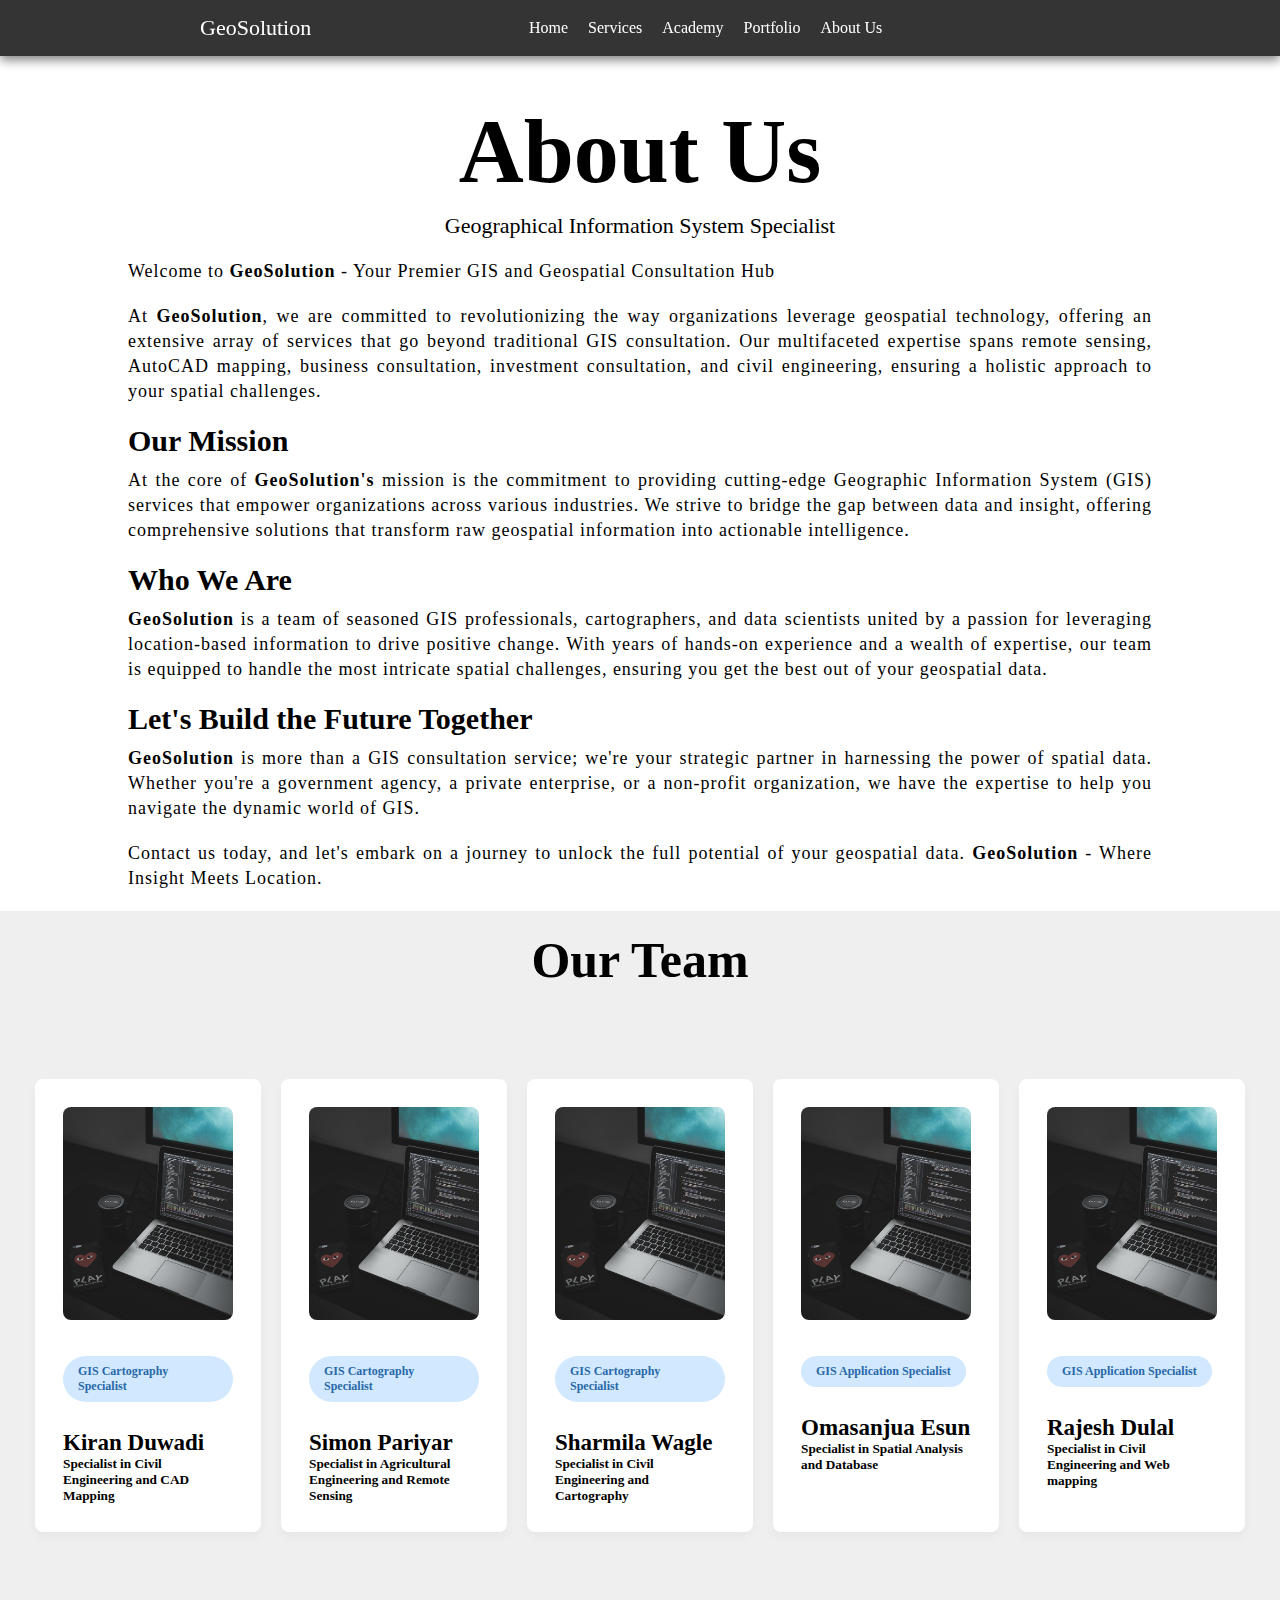
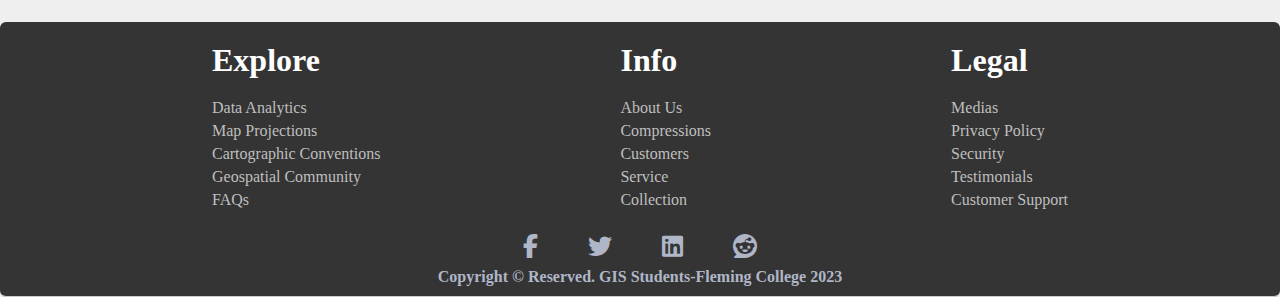
<file: html/aboutus.html>
<!DOCTYPE html>
<html lang="en">
<head>
    <meta charset="UTF-8">
    <meta name="viewport" content="width=device-width, initial-scale=1.0">
    <title>AboutUs</title>
    <!-- Font Awesome Icons -->
    <link rel="stylesheet" href="https://cdnjs.cloudflare.com/ajax/libs/font-awesome/6.4.2/css/all.min.css">
    <link rel="stylesheet" href="https://unicons.iconscout.com/release/v4.0.0/css/line.css" />
    
    <!-- Custom CSS -->
    <link rel="stylesheet" href="../style.css">
    
    <!-- JavaScript -->
    <script src="../script.js" defer></script>
</head>
<body>
    <!--Rajesh Code starts-->
    <nav class="nav">
        <i class="uil uil-bars navOpenBtn"></i>
        <a href="../index.html" class="logo">GeoSolution</a>

        <ul class="nav-links">
            <li><i class="uil uil-times navCloseBtn"></i></li>
            <li><a href="../index.html">Home</a></li>
            <li><a href="services.html">Services</a></li>
            <li><a href="academy.html">Academy</a></li>
            <li><a href="portfolio.html">Portfolio</a></li>
            <li><a href="#">About Us</a></li>
        </ul>
        <i class="uil uil-search search-icon" id="searchIcon"></i>
        <div class="search-box">
            <i class="uil uil-search search-icon"></i>
            <input type="text" placeholder="Search here..." />
        </div>
    </nav>

    <!--Rajesh Code ends-->
    <!--Kiran Code starts-->
    <div class="about-us">
        <div class="about">
            <div class="text">
                <h2>About Us</h2>
                <h5>Geographical Information System Specialist</h5>
                <p>Welcome to <strong>GeoSolution</strong> - Your Premier GIS and Geospatial Consultation Hub
                </p>
                <p>
                    At <strong>GeoSolution</strong>, we are committed to revolutionizing the way organizations leverage geospatial technology, offering an extensive array of services that go beyond traditional GIS consultation. Our multifaceted expertise spans remote sensing, AutoCAD mapping, business consultation, investment consultation, and civil engineering, ensuring a holistic approach to your spatial challenges.
                </p>
                <h3>
                    Our Mission
                </h3>
                <p>
                    At the core of <strong>GeoSolution's</strong> mission is the commitment to providing cutting-edge Geographic Information System (GIS) services that empower organizations across various industries. We strive to bridge the gap between data and insight, offering comprehensive solutions that transform raw geospatial information into actionable intelligence.
                </p>
                <h3>
                    Who We Are
                </h3>
                <p>
                    <strong>GeoSolution</strong> is a team of seasoned GIS professionals, cartographers, and data scientists united by a passion for leveraging location-based information to drive positive change. With years of hands-on experience and a wealth of expertise, our team is equipped to handle the most intricate spatial challenges, ensuring you get the best out of your geospatial data.
                </p>
                <h3>
                    Let's Build the Future Together
                </h3>
                <p>
                    <strong>GeoSolution</strong> is more than a GIS consultation service; we're your strategic partner in harnessing the power of spatial data. Whether you're a government agency, a private enterprise, or a non-profit organization, we have the expertise to help you navigate the dynamic world of GIS.
                </p>
                <p>
                    Contact us today, and let's embark on a journey to unlock the full potential of your geospatial data. <strong>GeoSolution</strong> - Where Insight Meets Location.
                </p>
            </div>
        </div>
    </div>
    <div class="team-member">
        <h2>Our Team</h2>
    </div>
    <div class="myteam">
        <a href="https://www.linkedin.com/feed/" class="team-item">
            <img src="../media/developer.jpg" alt="Card Image">
            <span class="designer">GIS Cartography Specialist</span>
            <h3>Kiran Duwadi</h3>
            <div class="speciality">
                <h5>Specialist in Civil Engineering and CAD Mapping</h5>
            </div>
        </a>
  
        <a href="https://www.linkedin.com/feed/" class="team-item">
            <img src="../media/developer.jpg" alt="Card Image">
            <span class="designer">GIS Cartography Specialist</span>
            <h3>Simon Pariyar</h3>
            <div class="speciality">
                <h5>Specialist in Agricultural Engineering and Remote Sensing</h5>
            </div>
        </a>
  
        <a href="https://www.linkedin.com/feed/" class="team-item">
            <img src="../media/developer.jpg" alt="Card Image">
            <span class="designer">GIS Cartography Specialist</span>
            <h3>Sharmila Wagle</h3>
            <div class="speciality">
                <h5>Specialist in Civil Engineering and Cartography</h5>
            </div>
        </a>
  
        <a href="https://www.linkedin.com/feed/" class="team-item">
            <img src="../media/developer.jpg" alt="Card Image">
            <span class="designer">GIS Application Specialist</span>
            <h3>Omasanjua Esun</h3>
            <div class="speciality">
                <h5>Specialist in Spatial Analysis and Database</h5>
            </div>
        </a>
  
        <a href="https://www.linkedin.com/feed/" class="team-item">
            <img src="../media/developer.jpg" alt="Card Image">
            <span class="designer">GIS Application Specialist</span>
            <h3>Rajesh Dulal</h3>
            <div class="speciality">
                <h5>Specialist in Civil Engineering and Web mapping</h5>
            </div>
        </a>  
    </div>
    <!--Kiran Code ends-->

    <!--Kiran Code starts-->
    <!-- source: https://www.projectsfurniture.com/ trying to recreate like this-->
    <section class="footer">
        <div class="footer-row">
            <!-- Footer Column 1 -->
            <div class="footer-col">
              <h4>Explore</h4>
              <ul class="links">
                <li><a href="#">Data Analytics</a></li>
                <li><a href="#">Map Projections</a></li>
                <li><a href="#">Cartographic Conventions</a></li>
                <li><a href="#">Geospatial Community</a></li>
                <li><a href="#">FAQs</a></li>
              </ul>
            </div>
    
            <!-- Footer Column 2  -->
            <div class="footer-col">
              <h4>Info</h4>
              <ul class="links">
                <li><a href="#">About Us</a></li>
                <li><a href="#">Compressions</a></li>
                <li><a href="#">Customers</a></li>
                <li><a href="services.html">Service</a></li>
                <li><a href="#">Collection</a></li>
              </ul>
            </div>
    
            <!-- Footer Column 3  -->
            <div class="footer-col">
              <h4>Legal</h4>
              <ul class="links">
                <li><a href="#">Medias</a></li>
                <li><a href="#">Privacy Policy</a></li>
                <li><a href="#">Security</a></li>
                <li><a href="#">Testimonials</a></li>
                <li><a href="#">Customer Support</a></li>
              </ul>
            </div>
        </div>
    
        <!-- icon list -->
        <!-- source for the icon: https://fontawesome.com/icons/categories/coding-->
        <div class="footer-icons">        
            <div class="icons">
                <i class="fa-brands fa-facebook-f"></i>
                <i class="fa-brands fa-twitter"></i>
                <i class="fa-brands fa-linkedin"></i>
                <i class="fa-brands fa-reddit"></i>
            </div>
            <h4>
                Copyright &copy; Reserved. GIS Students-Fleming College 2023
            </h4>
        </div>   
    </section>
    <!--Kiran Code ends-->

</body>
</html>
</file>
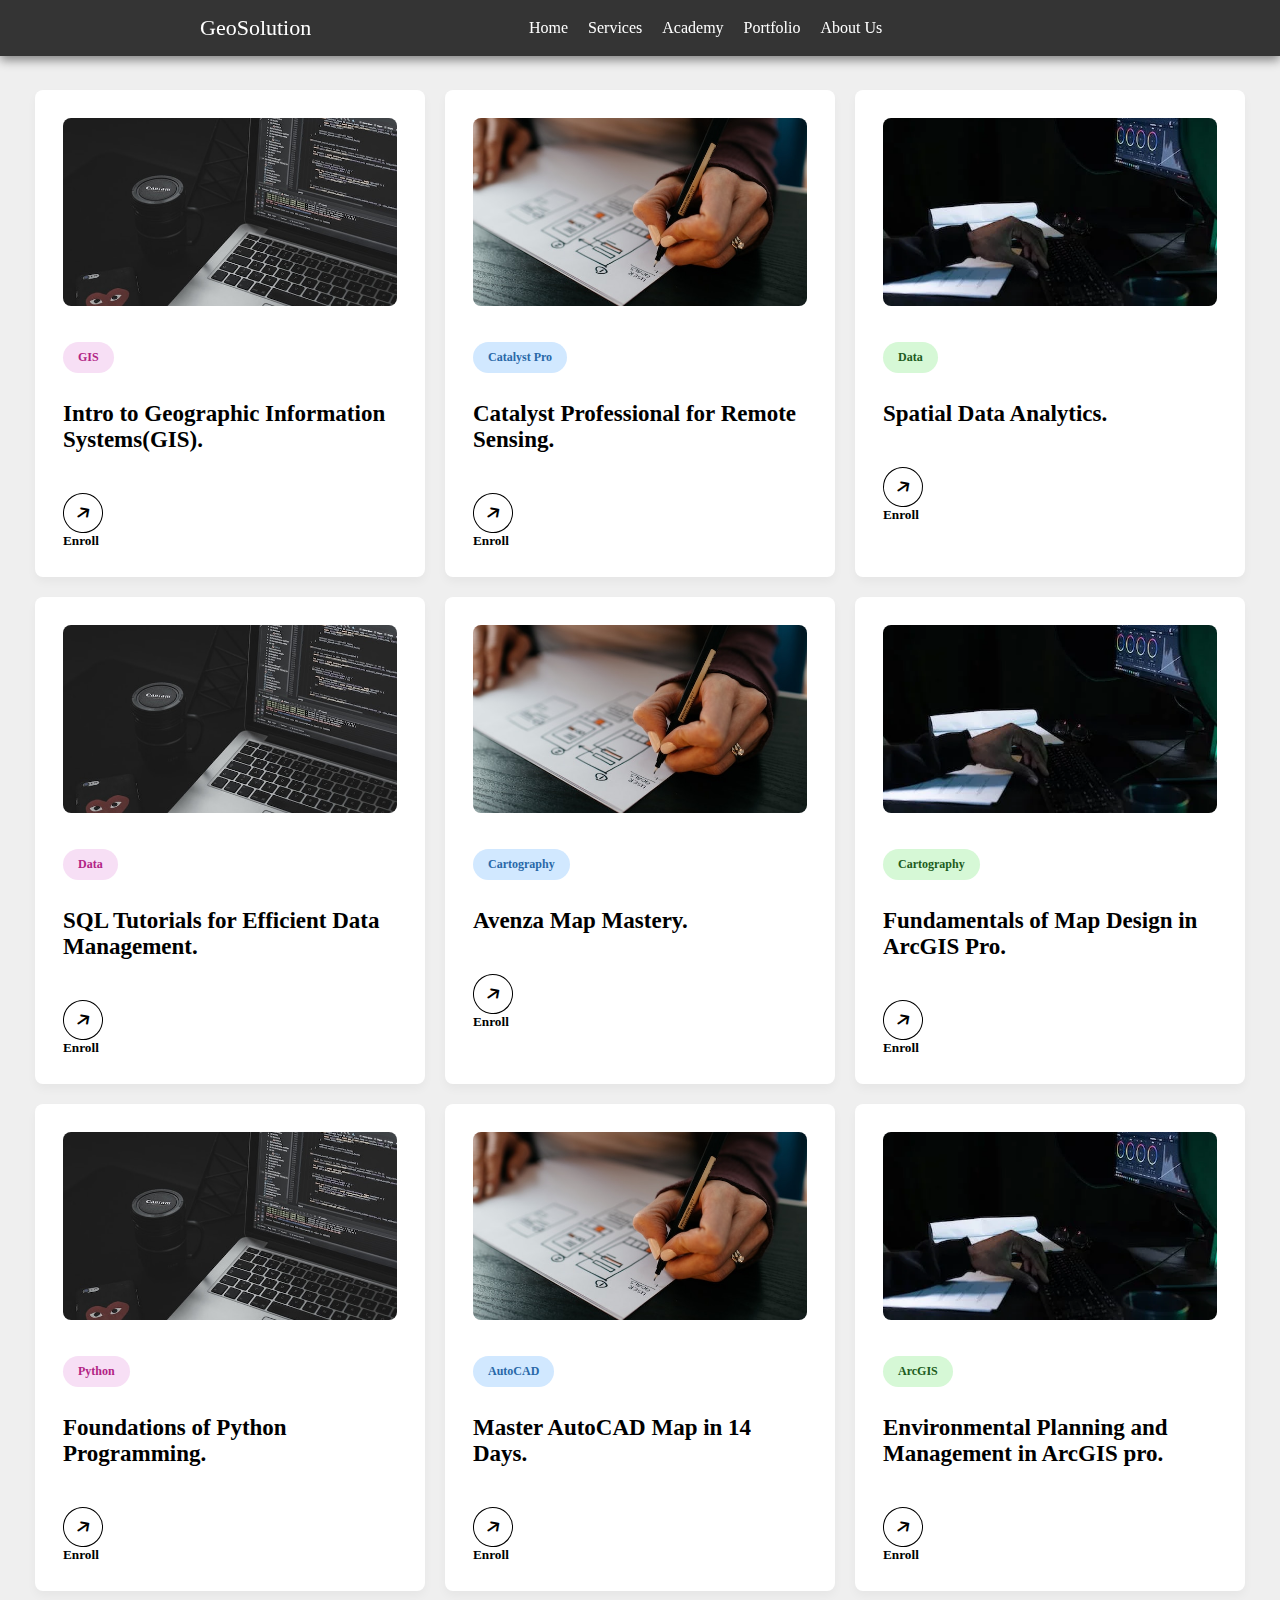
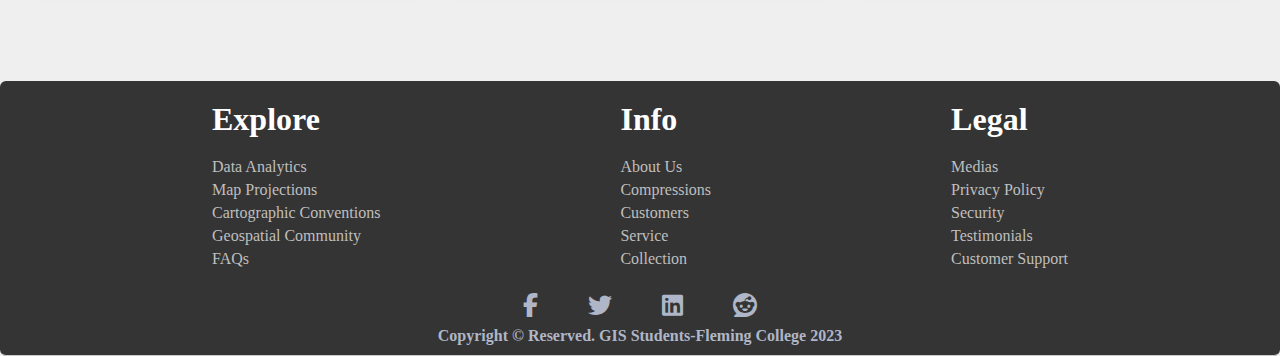
<file: html/academy.html>
<!DOCTYPE html>
<html lang="en">
<head>
    <meta charset="UTF-8">
    <meta name="viewport" content="width=device-width, initial-scale=1.0">
    <title>GeoAcademy</title>
    <!-- Font Awesome Icons -->
    <link rel="stylesheet" href="https://cdnjs.cloudflare.com/ajax/libs/font-awesome/6.4.2/css/all.min.css">
    <link rel="stylesheet" href="https://unicons.iconscout.com/release/v4.0.0/css/line.css" />
    
    <!-- Custom CSS -->
    <link rel="stylesheet" href="../style.css">
    
    <!-- JavaScript -->
    <script src="../script.js" defer></script>
</head>
<body>
    <!-- Navigation -->
    <nav class="nav">
        <i class="uil uil-bars navOpenBtn"></i>
        <a href="../index.html" class="logo">GeoSolution</a>

        <ul class="nav-links">
            <li><i class="uil uil-times navCloseBtn"></i></li>
            <li><a href="../index.html">Home</a></li>
            <li><a href="../html/services.html">Services</a></li>
            <li><a href="academy.html">Academy</a></li>
            <li><a href="../html/portfolio.html">Portfolio</a></li>
            <li><a href="../html/aboutus.html">About Us</a></li>
        </ul>
        <i class="uil uil-search search-icon" id="searchIcon"></i>
        <div class="search-box">
            <i class="uil uil-search search-icon"></i>
            <input type="text" placeholder="Search here..." />
        </div>
    </nav>

    <!-- Card Items -->
    <div class="card-list">
        <!-- Card 1 -->
        <a href="#" class="card-item">
            <img src="../media/developer.jpg" alt="Card Image">
            <span class="developer">GIS</span>
            <h3>Intro to Geographic Information Systems(GIS).</h3>
            <div class="arrow-text">
                <div class="arrow">
                    <i class="fas fa-arrow-right card-icon"></i>
                </div>
                <h5 class="register">Enroll</h5>
            </div>
        </a>
        <!-- Card 2 -->
        <a href="#" class="card-item">
            <img src="../media/designer.jpg" alt="Card Image">
            <span class="designer">Catalyst Pro</span>
            <h3>Catalyst Professional for Remote Sensing.</h3>
            <div class="arrow-text">
                <div class="arrow">
                    <i class="fas fa-arrow-right card-icon"></i>
                </div>
                <h5 class="register">Enroll</h5>
            </div>
        </a>
        <!-- Card 3 -->
        <a href="https://youtube.com" target= "blank" class="card-item">
            <img src="../media/editor.jpg" alt="Card Image">
            <span class="editor">Data</span>
            <h3>Spatial Data Analytics.</h3>
            <div class="arrow-text">
                <div class="arrow">
                    <i class="fas fa-arrow-right card-icon"></i>
                </div>
                <h5 class="register">Enroll</h5>
            </div>
        </a>
        <!-- Card 4 -->
        <a href="#" class="card-item">
            <img src="../media/developer.jpg" alt="Card Image">
            <span class="developer">Data</span>
            <h3>SQL Tutorials for Efficient Data Management.</h3>
            <div class="arrow-text">
                <div class="arrow">
                    <i class="fas fa-arrow-right card-icon"></i>
                </div>
                <h5 class="register">Enroll</h5>
            </div>
        </a>
        <!-- Card 5 -->
        <a href="#" class="card-item">
            <img src="../media/designer.jpg" alt="Card Image">
            <span class="designer">Cartography</span>
            <h3>Avenza Map Mastery.</h3>
            <div class="arrow-text">
                <div class="arrow">
                    <i class="fas fa-arrow-right card-icon"></i>
                </div>
                <h5 class="register">Enroll</h5>
            </div>
        </a>
        <!-- Card 6 -->
        <a href="https://youtube.com" target= "blank" class="card-item">
            <img src="../media/editor.jpg" alt="Card Image">
            <span class="editor">Cartography</span>
            <h3>Fundamentals of Map Design in ArcGIS Pro.</h3>
            <div class="arrow-text">
                <div class="arrow">
                    <i class="fas fa-arrow-right card-icon"></i>
                </div>
                <h5 class="register">Enroll</h5>
            </div>
        </a>
        <!-- Card 7 -->
        <a href="#" class="card-item">
            <img src="../media/developer.jpg" alt="Card Image">
            <span class="developer">Python</span>
            <h3>Foundations of Python Programming.</h3>
            <div class="arrow-text">
                <div class="arrow">
                    <i class="fas fa-arrow-right card-icon"></i>
                </div>
                <h5 class="register">Enroll</h5>
            </div>
        </a>
        <!-- Card 8 -->
        <a href="#" class="card-item">
            <img src="../media/designer.jpg" alt="Card Image">
            <span class="designer">AutoCAD</span>
            <h3>Master AutoCAD Map in 14 Days.</h3>
            <div class="arrow-text">
                <div class="arrow">
                    <i class="fas fa-arrow-right card-icon"></i>
                </div>
                <h5 class="register">Enroll</h5>
            </div>
        </a>
        <!-- Card 9 -->
        <a href="https://youtube.com" target= "blank" class="card-item">
            <img src="../media/editor.jpg" alt="Card Image">
            <span class="editor">ArcGIS</span>
            <h3>Environmental Planning and Management in ArcGIS pro.</h3>
            <div class="arrow-text">
                <div class="arrow">
                    <i class="fas fa-arrow-right card-icon"></i>
                </div>
                <h5 class="register">Enroll</h5>
            </div>
        </a>
    </div>
    <!--Kiran Code starts-->
    <!-- source: https://www.projectsfurniture.com/ trying to recreate like this-->
    <section class="footer">
        <div class="footer-row">
            <!-- Footer Column 1 -->
            <div class="footer-col">
              <h4>Explore</h4>
              <ul class="links">
                <li><a href="#">Data Analytics</a></li>
                <li><a href="#">Map Projections</a></li>
                <li><a href="#">Cartographic Conventions</a></li>
                <li><a href="#">Geospatial Community</a></li>
                <li><a href="#">FAQs</a></li>
              </ul>
            </div>
    
            <!-- Footer Column 2  -->
            <div class="footer-col">
              <h4>Info</h4>
              <ul class="links">
                <li><a href="aboutus.html">About Us</a></li>
                <li><a href="#">Compressions</a></li>
                <li><a href="#">Customers</a></li>
                <li><a href="services.html">Service</a></li>
                <li><a href="#">Collection</a></li>
              </ul>
            </div>
    
            <!-- Footer Column 3  -->
            <div class="footer-col">
              <h4>Legal</h4>
              <ul class="links">
                <li><a href="#">Medias</a></li>
                <li><a href="#">Privacy Policy</a></li>
                <li><a href="#">Security</a></li>
                <li><a href="#">Testimonials</a></li>
                <li><a href="#">Customer Support</a></li>
              </ul>
            </div>
        </div>
    
        <!-- icon list -->
        <!-- source for the icon: https://fontawesome.com/icons/categories/coding-->
        <div class="footer-icons">        
            <div class="icons">
                <i class="fa-brands fa-facebook-f"></i>
                <i class="fa-brands fa-twitter"></i>
                <i class="fa-brands fa-linkedin"></i>
                <i class="fa-brands fa-reddit"></i>
            </div>
            <h4>
                Copyright &copy; Reserved. GIS Students-Fleming College 2023
            </h4>
        </div>   
    </section>
    <!--Kiran Code ends-->
</body>
</html>
</file>
<file: style.css>
/* Google Fonts - Poppins */
@import url('https://fonts.googleapis.com/css2?family=Poppins:wght@300;400;500;600&display=swap');

/* Main CSS */
*{
  padding:0%;
  margin:0%;
  box-sizing: border-box;
}
/*style of whole body*/
body{
  min-height: 100vh;
  display: block;
  align-items: center;
  justify-content: center; /* content is alligned to center*/
  background-color: #EFEFEF;
}
.nav {
  position: fixed; /*position of navigation bar is fixed */
  top: 0;
  left: 0;
  width: 100%;
  padding: 15px 200px;
  background: #343434;
  box-shadow: 0 4px 10px gray;
  z-index: 1;
}

/*styling of nav-limks of nav class*/
.nav,
.nav .nav-links {
  display: flex;
  align-items: center;
}
.nav {
  justify-content: space-between;
}
a {
  color: #fff;
  text-decoration: none;
}

/*styling of logo class inside of nav class*/
.nav .logo {
  font-size: 22px;
  font-weight: 500;
}

/*styling of nav-links class inside of nav class*/
.nav .nav-links {
  column-gap: 20px;
  list-style: none;
}

/*styling of a attributes nav-links class inside of nav class*/
.nav .nav-links a {
  transition: all 0.2s linear;
}
.nav.openSearch .nav-links a {
  opacity: 0;
  pointer-events: none;
}

/*styling of search-icon class inside of nav class*/
.nav .search-icon {
  color: #fff;
  font-size: 20px;
  cursor: pointer;
}

/*styling of search-box class inside of nav class*/
.nav .search-box {
  position: absolute;
  right: 250px;
  height: 45px;
  max-width: 555px;
  width: 100%;
  opacity: 0;
  pointer-events: none;
  transition: all 0.2s linear;
}
.nav.openSearch .search-box {
  opacity: 1;
  pointer-events: auto;
}
.search-box .search-icon {
  position: absolute;
  left: 15px;
  top: 50%;
  left: 15px;
  color: #343434;
  transform: translateY(-50%);
}
.search-box input {
  height: 100%;
  width: 100%;
  border: none;
  outline: none;
  border-radius: 6px;
  background-color: #fff;
  padding: 0 15px 0 45px;
}

.nav .navOpenBtn,
.nav .navCloseBtn {
  display: none;
}

.nav .user-icon{
  font-weight: 10;
}

/* responsive */
@media screen and (max-width: 1160px) {
  .nav {
    padding: 15px 100px;
  }
  .nav .search-box {
    right: 150px;
  }
}

/* responsive */
@media screen and (max-width: 950px) {
  .nav {
    padding: 15px 50px;
  }
  .nav .search-box {
    right: 100px;
    max-width: 400px;
  }
}

/* responsive */
@media screen and (max-width: 768px) {
  .nav .navOpenBtn,
  .nav .navCloseBtn {
    display: block;
  }
  .nav {
    padding: 15px 20px;
  }
  .nav .nav-links {
    position: fixed;
    top: 0;
    left: -100%;
    height: 100%;
    max-width: 280px;
    width: 100%;
    padding-top: 100px;
    row-gap: 30px;
    flex-direction: column;
    background-color: #11101d;
    box-shadow: 0 2px 10px rgba(0, 0, 0, 0.1);
    transition: all 0.4s ease;
    z-index: 100;
  }
  .nav.openNav .nav-links {
    left: 0;
  }
  .nav .navOpenBtn {
    color: #fff;
    font-size: 20px;
    cursor: pointer;
  }
  .nav .navCloseBtn {
    position: absolute;
    top: 20px;
    right: 20px;
    color: #fff;
    font-size: 20px;
    cursor: pointer;
  }
  .nav .search-box {
    top: calc(100% + 10px);
    max-width: calc(100% - 20px);
    right: 50%;
    transform: translateX(50%);
    box-shadow: 0 2px 10px rgba(0, 0, 0, 0.1);
  }
}

/* ___Services Designed By Omasanjuwa___ */
/* Using a flex box property to display the images in rows */
/* Idea gotten and modified from GreatStack and Mr. Web Designer's Youtube channels. */
.serv{
  padding-top: 100px;
}

.servrow{
  display: flex;
  flex-wrap: wrap;  /*--Allows content shift to page bottom--*/
  padding: 30px;
  margin-top: 2%;
  justify-content: space-between;
}

/*stlying h1 of serv class*/
.serv h1{
  text-align: center;
  padding-bottom: 20px;
  font-size: 50px;
  font-weight: bolder;
}

/*stlyinh p within serv class*/
.serv p{
  text-align: justify;
  line-height: 20px;
  width: 80%;
  padding-left: 20%;
}

/*stlyinh servcol*/
.servcol{
  flex-basis: calc(30% - 20px);  /* Adjusted to fit content and allow proper breaking */
  border-radius: 30px;
  max-width: 366px;
  max-height: 350px;
  margin-bottom: 30px;
  position: relative;
  overflow: hidden;
}

/*stlying img of servcol class*/
.servcol img{
  width: 100%;
  height: 100%;
  display: block;
}

/*stlying layer class*/
.layer{
  height:100%;
  width: 100%;
  position: absolute;
  top: 0%;
  left: 0;
  text-align: center; 
  transition: 0.5s;
}

.layer:hover{
  color: rgb(65, 65, 65);
  background-color:rgba(49, 86, 121, 0.7); 
  transform: scale(1.02);
  letter-spacing: 0.2em;
}

/*stlyinh h2 within layer class*/
.layer h2{
  width: 100%;
  color: white;
  font-size: 30px;
  font-weight: 400;
  bottom: 0;
  left: 50%;
  position: absolute;
  transform: translateX(-50%);
  opacity: 0;
  transition: 0.5s;
}

.layer:hover h2{
  bottom: 50%;
  opacity: 1;
}


.layer a{
  text-decoration: none;
  width: 100%;
  color: white;
  font-weight: 400;
  bottom: 0;
  left: 50%;
  position: absolute;
  transform: translateX(-50%);
  opacity: 0;
  transition: 0.5s;
}


.layer:hover a{
  bottom: 30%;
  opacity: 1;
  letter-spacing: 0em;
  background-color: #343434;
  border: 1px solid white;
  width: 30%;
  padding: 0.5%;
  box-shadow: rgba(0, 0, 0, 0.25) 0px 14px 28px, rgba(0, 0, 0, 0.22) 0px 10px 10px;
}

/* ----responsive sections for services. Got the idea from Mr. Web Designer's Youtube channel---- */
@media screen and (max-width: 768px){
  .servrow{
      flex-direction: column;

  }

  .servrow1{
    flex-direction: column;
  }
}

/* ---Design for each page about a service we offer--- */
.contentholder h1{
  margin-top: 3.5%;
  text-transform: capitalize;
  text-align: center;
  font-size: 30px;
  font-weight: 300;
  background-color: #343434;
  color: white;
  padding: 1%;
}

.contentholder P{
  padding: 2%;
  width: 100%;
  text-align: justify;
}

.steps{
  text-align: center;
  font-size: 20px;
  color: white;
  background-color: #343434;
  padding: 1%;
  letter-spacing: 0.1em;
}

.contentholder .servcol1{
  border-radius: 2%;
  padding: 2%;
  text-align: center;
  box-shadow: rgba(0, 0, 0, 0.35) 0px 5px 15px;
  width: 400px;
}

.contentholder .servcol h2{
  background-color: #343434;
  color: white;
}

.servrow1{
  display: flex;
  flex-wrap: wrap;  /*--Allows content shift to page bottom--*/
  padding: 30px;
  margin-top: 2%;
  justify-content: space-between;
}

.servcol1{
  flex-basis: calc(30% - 20px);  /* Adjusted to fit content and allow proper breaking */
  border-radius: 30px;
  margin-bottom: 30px;
  position: relative;
  overflow: hidden;
}


@media screen and (max-width: 768px){
  .contentholder h1{
    margin-top: 12.5%;
    
  }

}
/* ---Omasanjuwa's designs end here--- */




/* Academy CSS */
/* Please don't edit my code. */
/* Body Content */
.card-list {
  display: grid;
  grid-template-columns: repeat(auto-fill, minmax(300px, 1fr));
  max-width: 1250px;
  margin: 70px auto;
  padding: 20px;
  gap: 20px;
}

.card-list .card-item {           /* Styling card-item class */
  background: #fff;
  padding: 26px;
  border-radius: 8px;
  box-shadow: 0px 5px 10px rgba(0, 0, 0, 0.04);
  list-style: none;
  cursor: pointer;
  text-decoration: none;
  border: 2px solid transparent;
  transition: border 0.5s ease;
}

.card-list .card-item:hover {               /* gives the border to card-item class on hover */
  border: 2px solid #000;
}

.card-list .card-item img {                 /* Styles the image inside the card-item class */
  width: 100%;
  aspect-ratio: 16/9;
  border-radius: 8px;
  object-fit: cover;
}

.card-list span {
  display: inline-block;
  background: #F7DFF5;
  margin-top:32px;
  padding: 8px 15px;
  font-size: 0.75rem;
  border-radius: 50px;
  font-weight: 600;
}

.card-list .developer {             /* styles the color and background color of the class developer */
  background-color: #F7DFF5; 
  color: #B22485;
}   

.card-list .designer {              /* styles the color and background color of the class developer */
  background-color: #d1e8ff;
  color: #2968a8;
}

.card-list .editor {                 /* styles the color and background color of the class developer */
  background-color: #d6f8d6; 
  color: #205c20;
}

.card-item h3 {                     /* Styles the text h3 inside the card-item class */
  color: #000;
  font-size: 1.438rem;
  margin-top: 28px;
  font-weight: 600;
}

.card-item .arrow-text {
  display: inline;
  color: #000
}

.card-item .arrow-text .arrow {
  /* Styles the arrow class providing position, height, width, color, border */
  display: flex;
  align-items: center;
  justify-content: center;
  transform: rotate(-35deg);
  height: 40px;
  width: 40px;
  color: #000;
  border: 1px solid #000;
  border-radius: 50%;
  margin-top: 40px;
  transition: 0.2s ease;
}

.card-list .card-item:hover .arrow  {
  /* styles the background color and color of the arrow on hover */
  background: #000;
  color: #fff; 
}

@media (max-width: 1200px) {      /* to make page responsive */
  .card-list .card-item {
      padding: 15px;
  }
}

@media screen and (max-width: 980px) {
  .card-list {
      margin: 0 auto;
  }
}



/* Portfolio CSS start: Simon */
html, main{
  height: 100%;
  width: 100%;
}
#main{
  position: relative;
  /* so that the pages may not oerflow */
  overflow: hidden;
  /* extra things will hide */
}
#page{
  position: relative;           /* to take space of the page but ot the main */
  height: 80vh;
  width: 100vw;
  background-color: #efefef;
}

.card_description:hover{
  letter-spacing: 0.1em;
  cursor: default;
  border-bottom: solid 2px black;
  padding: 0;
}

#page>img{
  /* Styling the image prividing its position, and radiue */
  position: absolute;
  right: 10%;
  top: 50%;
  transform: translateY(-50%);
  border-radius: 5%;
}
#text{          /* Styling the position, height and width of the container with id text */
  padding: 30px 50px;
  position: absolute;
  top: 15%;
  left: 10%;
  height: 65%;
  width: 45%;
}
#text>h1{         /* Styling the heading of the page */
  margin-top: 20px;
  font-size: 60px;
  line-height: 1;
}
#text>h2{
  /* Styling the text */
  font-size: 20px;
}
#text>h4{
  /* Styling the text */
  margin-top: 30px;
  font-size: 18px;
  font-weight: 500;
}
#text>h5{
  /* Styling the text */
  transform: rotate(-40deg);
  position: absolute;
  left: 4%;
  font-size: 20px;
}
#buttons{
  /* Styling the button container providing position, height and width */
  margin-left: 20px;
  position: absolute;
  left: 10%;
  bottom: 2%;
  height: 10%;
  width: 40%;
}
#buttons>button{        /* Styling the content inside the button, providing the border, background-colorand weight of font */
  padding: 8px 20px;
  border-radius: 10px;
  border: none;
  background-color: gray;
  font-weight: bold;
}
#buttons>button>i{
  font-size: 15px;
}
#page1{           /* Styling the 2nd container with id page1 */
  position: relative;
  height: 70vh;
  width: 100vw;
  background-color: #efefef;
}
#page1>#right{         /* gives the position absolute and provide its position, height, width and background */
  position: absolute;
  right: 5%;
  height: 90%;
  top: 50%;
  transform: translateY(-50%);
  width: 40%;
  background-color: #EFEFEF;
}
#page1>#right>.box{       /* Providing the size, background and border to the container with id box */
  display: inline-block;
  justify-content: center;
  height: 33.33%;
  width: 100%;
  background-color: #efefef;
  border-top: 2px solid black;
}
.box>h1{
padding: 10px 20%;
font-size: 30px;
}
.box>h4{
padding: 10px 20%;
font-weight: 20;
}
.circle{
  /* positioning absolutet to change its position, cutting the content arrow inside the circle to cente, aligning straight and provoding backgroumd and radius*/
position: absolute;
display: flex;
align-items: center;
justify-content: center;
right: 30%;
height: 2vw;
width: 2vw;
border-radius: 50%;
background-color: grey;
}
.circle>i{            /* Styling the arrow insoide the sircle */
color: #fff;
font-size: 20px;
}

.circle:hover{
  /* Changes the background color */
  background-color: #343434;
}

#page1>#leftpg1{
  /* Styling the leftpg1 container position and size */
position: relative;
height: 100%;
width: 50%;
}
#page1>#leftpg1>.expertise{
position: absolute;
margin-top: 60px;
left: 20%;
}
#page1>#leftpg1>.expertise>h3{    /* Styling the text */
font-size: 30px;
line-height: 55px;
}
#page1>#leftpg1>.expertise>p{     /* Styling the text */
  font-size: 20px;
font-size: 20px;
line-height: 40px;
}
#text1{
margin: 50px 50px;
height: 30%;
width: 80%;
}
.container{
max-width: 100rem;
margin-inline: auto;
padding-inline: 2rem;
background-color: #efefef;
}
#project_completed{
padding: 15px 30px;
font-size: 25px;
}

/* Utility Class */
.stacked{
display: grid;
}
.stacked>*{
/* puts the images and fonts together */
grid-column: 1/2;
grid-row: 1/2;
}
.stacked>img{     /* providing padding to image inside the card container */
padding: 0 2rem;
}
.card__content{
width: 400px;
background-color: lightgray;
align-self: end;
margin: 0.3rem 2rem;
padding: 0.3rem 2rem;
line-height: 25px;
}
.product-grid{
  /* Styling the grid, providing padding, gap and make its position change according the viewsize. */
padding-bottom: 20px;
display: grid;
gap: 1.5rem;
grid-template-columns: 
    repeat(auto-fit, minmax(27rem, 1fr));
}
.card{
   /* providing the card container background-color, border rasius and border type */
background-color: white;
border-radius: 2%;
border: 2px solid black;
}
@media only screen and (max-width: 1244px){        /* To make a responsive page-portfolio */
#page{
  height: 100vh;
}
#page>img{
  /* width: 300px; */
  left: 40%;
  top: 35%;
}
#buttons{
  bottom: 15%;
}
#text{
  top: 45%;
  width: 100%;
  left: 0;
}
.circle{
height: 3vw;
width: 3vw;
}
}
@media only screen and (max-width: 912px){      /* To make a responsive page-portfolio */
#page>img{
  width: 300px;
  left:35%;
  top: 30%;
}
.circle{
  right: 50%;
  height: 3vw;
  width: 3vw;
}
#project{
  height: 20%;
}
.p2{
  position: absolute;
  top: 100%;
}
.p3{
  position: absolute;
}
.projectsdone{
  width: 30%;
}
}
@media only screen and (max-width: 570px){        /* To make a responsive page-portfolio */
#page>img{
  left:15%;
  top: 30%;
}
#page1{
  height: 80vh;
}
.circle{
  right: 50%;
  height: 3vw;
  width: 3vw;
}
#page1>#leftpg1>.expertise>p{
  line-height: 27px;
}
.project_completed{
  padding-top: 20px;
}
.stacked>img{
  padding: 0;
}
.container{
  /* max-width: 100rem; */
  padding-inline: 0;
}
#page1>#leftpg1>.expertise>h3{
  font-size: 30px;
  line-height: 40px;
}
.card__content{
  margin: 0.3rem 0;
  padding: 0.3rem 0;
}
}
/* Portfolio CSS End Simon*/

/* About US CSS file starts*/
/*Kiran CSS starts*/
.about-us{
  width: 100%;
  padding: 0px;
  background: #fff;
  padding-bottom: 0px;
}

.about-us .about{
  margin: 0 auto;
  display: flex;  /* Using a flex box property to display the images in rows */
  align-items: center;
  justify-content: space-around;
}

.about .text{
  width: 80%;
  text-align: justify; /*text is aligned in justified allignment*/
  padding-top: 100px;
}

/*style h2 of text class inside the about class*/
.about .text h2{
  font-size: 90px;
  font-weight: 600;
  margin-bottom: 10px;
  text-align: center; /*text is aligned in the center*/
}

/*style h3 of text class class*/
.text h3{
  font-size: 30px;
  margin-bottom: 10px;
}


/*style h5 of text class */
.text h5{
  font-size: 22px;
  font-weight: 500;
  margin-bottom: 20px;
  text-align: center; /*text is aligned in the center*/
}

/*style p of text class class*/
.text p{
  font-size: 18px;
  line-height: 25px;
  letter-spacing: 1px;
  padding-bottom: 20px;
}

/*style the data class*/
.data{
  margin-top: 50px;
  padding-bottom: 0px;
}

/* Our Teams Here */
/*style h2 of team-member class*/
.team-member h2 {
  font-size: 50px;
  font-weight: bold;
  text-transform: capitalize;
  margin-bottom: 2px;
  text-align: center;
  padding-top: 20px;  
}

/*style myteam class*/
.myteam {
  display: grid;
  grid-template-columns: repeat(auto-fill, minmax(200px, 1fr));
  max-width: 1250px;
  margin: 70px auto;
  padding: 20px;
  gap: 20px;
}

/*style team-iteam class of myteam class*/
.myteam .team-item {
  background: #fff;
  padding: 26px;
  border-radius: 8px;
  box-shadow: 0px 5px 10px rgba(0, 0, 0, 0.04);
  list-style: none;
  cursor: pointer;
  text-decoration: none;
  border: 2px solid transparent;
  transition: border 0.5s ease;
}

.myteam .team-item:hover {
  border: 2px solid #000;
}

/*stlying img oof team-item class of myteam class*/
.myteam .team-item img {
  width: 100%;
  border-radius: 8px;
  object-fit: cover;
}

/*stlying span attributes of my team class*/
.myteam span {
  display: inline-block;
  background: #F7DFF5;
  margin-top:32px;
  padding: 8px 15px;
  font-size: 0.75rem;
  border-radius: 50px;
  font-weight: 600;
} 

/*stlying designer class of myteam class*/
.myteam .designer {
  background-color: #d1e8ff;
  color: #2968a8;
}

/*stlying h3 of division class myteam*/
.myteam h3 {
  color: #000;
  font-size: 1.438rem;
  margin-top: 28px;
  font-weight: 600;
}

/*stlying speciality class of myteam class*/
.myteam .speciality {
  display: inline;
  color: #000
}

/*Responsive*/
@media (max-width: 1200px) {
  .myteam .team-item {
      padding: 15px;
  }
}

/*about us css end*/


/* ___Footer___ */
/*Kiran Code starts */
/* Footer CSS */
.footer {
  width: 100%;
  background: #343434;
  border-bottom:1px solid #ccc;
  border-radius: 6px;
  overflow: hidden;
}

/*Style of footer row of footer class*/
.footer .footer-row {
  display: flex;
  justify-content: center; /*content aligning to center*/
  gap: 15rem;
  padding-bottom: 10px;
  padding-top: 20px;
}

/*Style of header h4 of footer row of footer class*/
.footer-row .footer-col h4 {
  color: white;
  font-size: 2rem;
  font-weight: bold;
}

/*Style of links of footer row of footer class*/
.footer-col .links {
  margin-top: 20px;
}
/*style of link om the link class*/
.footer-col .links li {
  list-style: none;
  margin-bottom: 5px;
}

.footer-col .links li a {
  text-decoration: none;
  color: #bfbfbf;
}

/*change in icon of a pointer during the time of hover*/
.footer-col .links li a:hover {
  color: #fff;
}

/*Style of icons class of footer icons of footer class*/
/*https://www.w3schools.com/css/css3_flexbox_responsive.asp*/
/*source for the icon: https://fontawesome.com/icons/categories/coding*/
.footer-icons .icons {
  display: flex;
  margin-top: 10px;
  margin-bottom: 10px;
  gap: 50px;
  cursor: pointer;
  justify-content: center;
  font-size:24px;
}

.footer-icons .icons i {
  color: #afb6c7;
}

.footer-icons .icons i:hover  {
  color: #fff;
}

/*stlying h4 attributes of footer-icons class*/
.footer-icons h4 {
  color: #afb6c7;
  text-align: center;
  margin-bottom: 10px;
}
/*CSS for home by Sharmila starts here */
.homepage {
  height: 90vh;
  width: 100%;
  position: relative;
  background: url("./media/bg.jpg"); /*image source https://unsplash.com/ */
  background-position: center 65%;
  background-size: cover;
  background-attachment: fixed;
}
.homepage .content { /*This is for the content that is inside the homepage*/
  display: flex;
  height: 85%;
  z-index: 3;
  align-items: center;
  justify-content: center;
  flex-direction: column;
}
.homepage .content .text {/*This styles the text class inside the homepage*/
  margin-bottom: 50px;
  color: #fff;
  font-size: 20px;
  text-align: center;
  text-shadow: 0px 0px 10px rgba(0, 0, 0, 0.3);
}
.homepage .content h1 {/* this is the style for h1 inside the content of the homepage*/
  font-size: 60px;
  font-weight: 700;
  margin-bottom: 10px;
}

/* vision css starts here */
.vision { /*This is the style for all the contnets of the vision section*/
  display: flex;
  align-items: center;
  justify-content: center;
}

.items { /*the style for the class item of the vision section*/
  flex-basis: 50%;
    padding: 20px;
}
.items h2{ /*the style for h2 of the class item */
    font-size: 50px;
    font-weight: bold;
    text-transform: capitalize;
    margin-bottom: 20px;
    text-align: center;
}

.vision .items img { /*the style for image of the class item */
    width: 100%;
    height: auto;
    max-width: 6016px;
    max-height: 4016px;
}

.items p{ /*the style for paragraph p of the class item */
  float: left;
  text-align: justify;
  line-height: 20px;
  width: 80%;
  padding-left: 20%;
}
/* responsive design for the vision section*/
@media screen and (max-width: 768px){
  .vision{
    flex-direction: column;
  }
}
@media screen and (max-width: 980px) {
  .card-list {
      margin: 0 auto;
  }
}
/*The home section ends here excepth for the js part*/
/* CSS for the Surveying page by Sharmila starts here*/
/* Same Layout from the services main page is used with some changes */
.contentholder h1{
  margin-top: 3.5%;
  text-transform: capitalize;
  text-align: center;
  font-size: 30px;
  font-weight: 300;
  background-color: #343434;
  color: white;
  padding: 1%;
}
/*css for the surveying page image section*/
.contentholder P{
  padding: 2%;
  width: 100%;
  text-align: justify;
}

.steps{
  text-align: center;
  font-size: 20px;
  color: white;
  background-color: #343434;
  padding: 1%;
  letter-spacing: 0.1em;
}

/*stlying servcol class of contentholder class*/
.contentholder .servcol{
  border-radius: 2%;
  padding: 2%;
  text-align: center;
  box-shadow: rgba(0, 0, 0, 0.35) 0px 5px 15px;
  height: 300px;
}

/*stlying h2 of servcol class of contentholder class*/
.contentholder .servcol h2{
  background-color: #343434;
  color: white;
}

/*responsive*/
@media screen and (max-width: 768px){
  .contentholder h1{
    margin-top: 12.5%;
    
  }

}

/*CSS for the surveying page ends here*/
</file>
